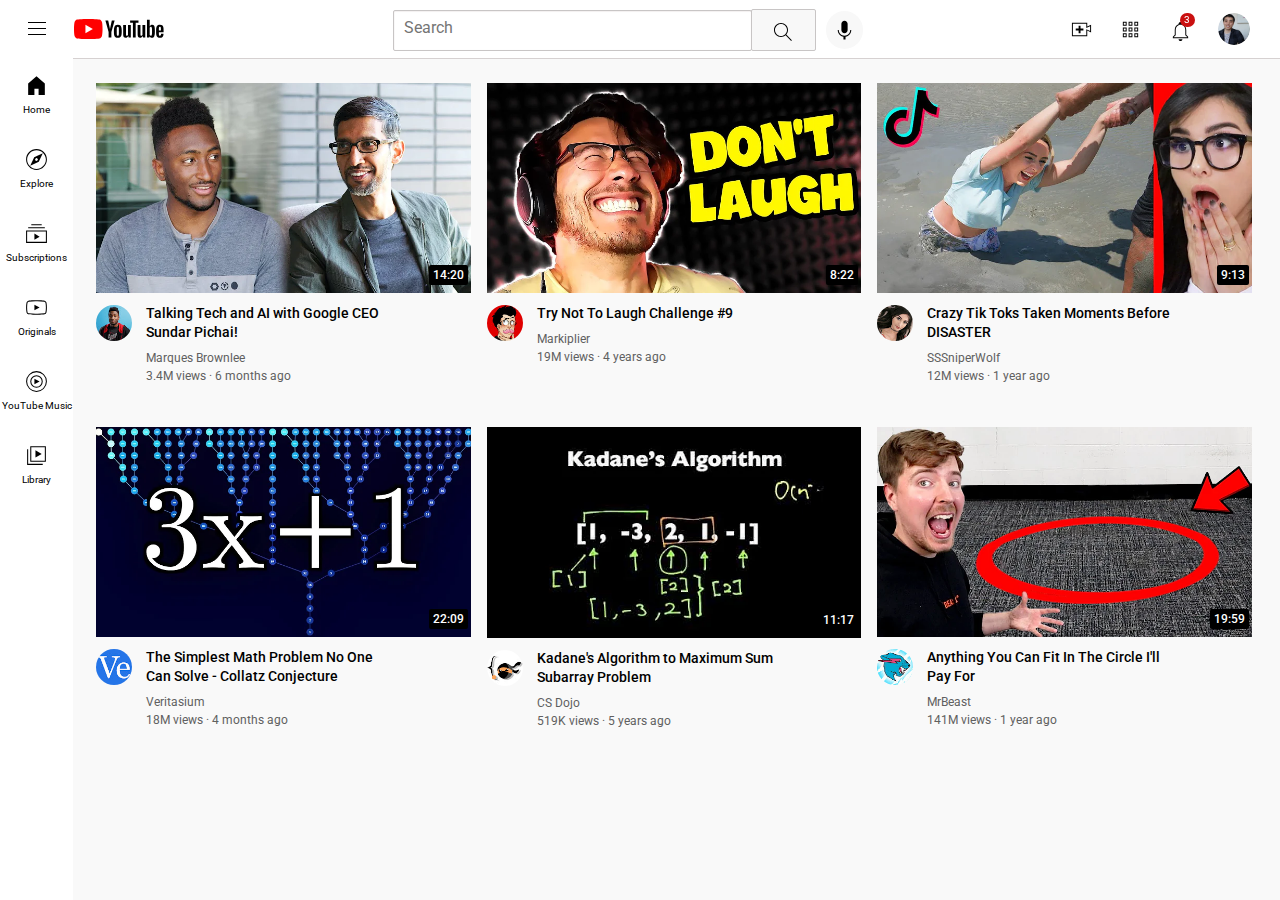
<file: index.html>
<!DOCTYPE html>
<html>
    <head>
        <title>
            YouTube.com Clone
        </title>
        <link rel="preconnect" href="https://fonts.googleapis.com">
        <link rel="preconnect" href="https://fonts.gstatic.com" crossorigin>
        <link href="https://fonts.googleapis.com/css2?family=Roboto:wght@400;500;700&display=swap" rel="stylesheet">
        
        <link rel="stylesheet" href="styles/general.css">
        <link rel="stylesheet" href="styles/header.css">
        <link rel="stylesheet" href="styles/video.css">
        <link rel="stylesheet" href="styles/sidebar.css">
    </head>

    <body class="body"> 
        <div class="head">
            <div class="left">
                <img class="hamburger-menu" src="icons/hamburger-menu.svg">
                <img class="youtube-icon" src="icons/youtube-logo.svg">
            </div>
            <div class="middle">
                <input class="search-bar"type="text" placeholder="Search">
                <button class="search-button">
                    <img class="search-icon" src="icons/search.svg">
                    <div class="tag">Search</div>
                </button>
                <button class="voice-search-button">
                    <img class="voice-icon" src="icons/voice-search-icon.svg">
                    <div class="tag">Search with your voice</div>
                </button>
            </div>
            <div class="right">
                <div class="create-toogle">
                    <img class="upload" src="icons/upload.svg">
                    <div class="tag">Create</div>
                </div>
                <div class="youtube-apps-toogle">
                    <img class="youtube-apps" src="icons/youtube-apps.svg">
                    <div class="tag">YouTube apps</div>
                </div>
                
                <div class="notification-icon">
                    <img class="notification" src="icons/notifications.svg">
                    <div class="tag">Notifications</div>
                    <div class="notification-value">3</div>
                </div>
                <img class="channel-icon" src="channel_logo/my-channel.jpeg">
                </div>
            </div>
        </div>

        <div class="sidebar">
            <div class="side-icon">
                <img src="icons/home.svg">
                <div>Home</div>
            </div>
            <div class="side-icon">
                <img src="icons/explore.svg">
                <div>Explore</div>
            </div>
            <div class="side-icon">
                <img src="icons/subscriptions.svg">
                <div>Subscriptions</div>
            </div>
            <div class="side-icon">
                <img src="icons/originals.svg">
                <div>Originals</div>
            </div>
            <div class="side-icon">
                <img src="icons/youtube-music.svg">
                <div>YouTube Music</div>
            </div>
            <div class="side-icon">
                <img src="icons/library.svg">
                <div>Library</div>
            </div>
        </div>

        <div class="videos">
            <div class="video-preview">
                <div class="video-thumbnail"> 
                    <img class="thumbnail"src="thumbnail/thumbnail-1.webp"> 
                        <div class="timer">14:20</div>
                </div>
                <div class="video-description">
                    <div class="logo">
                        <img class="channel-logo" src="channel_logo/channel-1.jpeg">
                        <div class="logo-popup">
                            <img class="popup-logo" src="channel_logo/channel-1.jpeg">
                            <div class="popup-text">
                                <p class="channel-name">Marques Brownlee</p>  
                                <p class="subscriber-count">15M subscribers</p>
                            </div>
                        </div>
                        
                    </div>
                    <div class="description">
                        <p class="video-title">Talking Tech and AI with Google CEO Sundar Pichai!</p>
                        <p class="channel-name">Marques Brownlee</p>
                        <p class="video-stats">3.4M views · 6 months ago</p>
                    </div>
                </div>
            </div>
            
            <div class="video-preview">

                <div class="video-thumbnail"> 
                    <img class="thumbnail"src="thumbnail/thumbnail-2.webp">
                    <div class="timer">8:22</div>
                </div>
                <div class="video-description">
                    <div class="logo"><img class="channel-logo" src="channel_logo/channel-2.jpeg"></div>
                    <div class="description">
                        <p class="video-title">Try Not To Laugh Challenge #9</p>
                        <p class="channel-name">Markiplier</p>
                        <p class="video-stats">19M views · 4 years ago</p>
                    </div>
                </div>
            </div>

            <div class="video-preview">
                <div class="video-thumbnail">
                    <img class="thumbnail"src="thumbnail/thumbnail-3.webp">
                    <div class="timer">9:13</div>
                </div>
                <div class="video-description">
                    <div class="logo"><img class="channel-logo" src="channel_logo/channel-3.jpeg"></div>
                    <div class="description">
                        <p class="video-title">Crazy Tik Toks Taken Moments Before DISASTER</p>
                        <p class="channel-name">SSSniperWolf</p>
                        <p class="video-stats">12M views · 1 year ago</p>
                    </div>
                </div>
            </div>
            
            <div class="video-preview">
                <div class="video-thumbnail"> 
                    <img class="thumbnail"src="thumbnail/thumbnail-4.webp">
                    <div class="timer">22:09</div>
                </div>
                <div class="video-description">
                    <div class="logo"><img class="channel-logo" src="channel_logo/channel-4.jpeg"></div>
                    <div class="description">
                        <p class="video-title">
                            The Simplest Math Problem No One Can Solve - Collatz Conjecture</p>
                        <p class="channel-name">Veritasium</p>
                        <p class="video-stats">18M views · 4 months ago</p>
                    </div>
                </div>
            </div>

            <div class="video-preview">
                <div class="video-thumbnail"> 
                    <img class="thumbnail"src="thumbnail/thumbnail-5.webp"> 
                    <div class="timer">11:17</div>
                </div>
                <div class="video-description">
                    <div class="logo"><img class="channel-logo" src="channel_logo/channel-5.jpeg"></div>
                    <div class="description">
                        <p class="video-title">Kadane's Algorithm to Maximum Sum Subarray Problem</p>
                        <p class="channel-name">CS Dojo</p>
                        <p class="video-stats">519K views · 5 years ago</p>
                    </div>
                </div>
            </div>
            
            <div class="video-preview">
                <div class="video-thumbnail"> 
                    <img class="thumbnail"src="thumbnail/thumbnail-6.webp"> 
                    <div class="timer">19:59</div>
                </div>
                <div class="video-description">
                    <div class="logo"><img class="channel-logo" src="channel_logo/channel-6.jpeg"></div>
                    <div class="description">
                        <p class="video-title">Anything You Can Fit In The Circle I'll Pay For</p>
                        <p class="channel-name">MrBeast</p>
                        <p class="video-stats">141M views · 1 year ago</p>
                    </div>
                </div>
            </div>
            
        </div>


    </body>
</html>
</file>
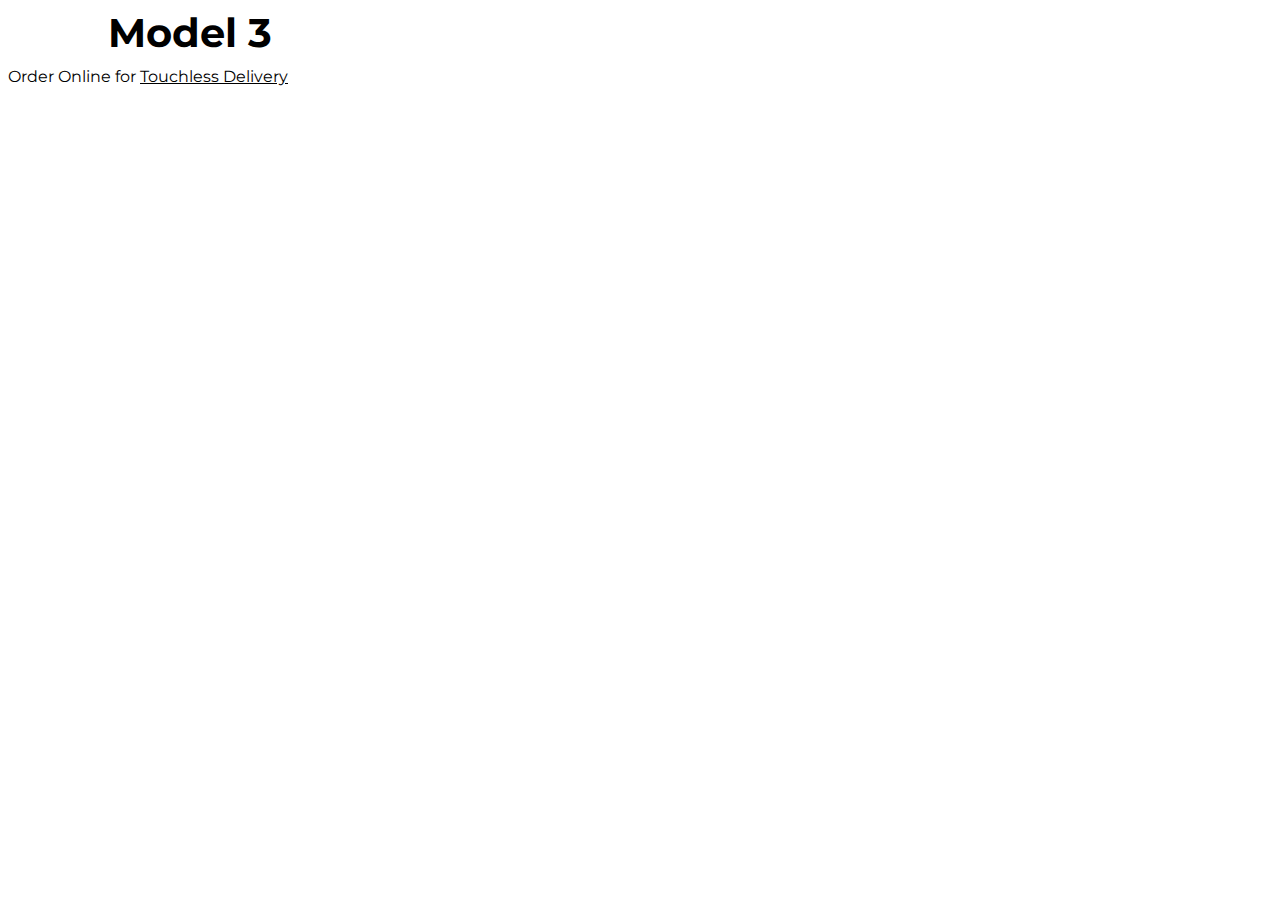
<file: intro-to-html/6d.html>
<!DOCTYPE html>
<html>
    <head>
        <link rel="stylesheet" href="6d.css">

        <link rel="preconnect" href="https://fonts.googleapis.com">
        <link rel="preconnect" href="https://fonts.gstatic.com" crossorigin>
        <link href="https://fonts.googleapis.com/css2?family=Montserrat:wght@400;700&display=swap" rel="stylesheet">

        <title>model</title>
        <style>

        </style>
    <body>
        <p class="title">
            Model 3
        </p>
        
        <p class="body">
            Order Online for <span class="underline">Touchless Delivery</span>
        </p>    
    </body>
    </head>
</html>
</file>
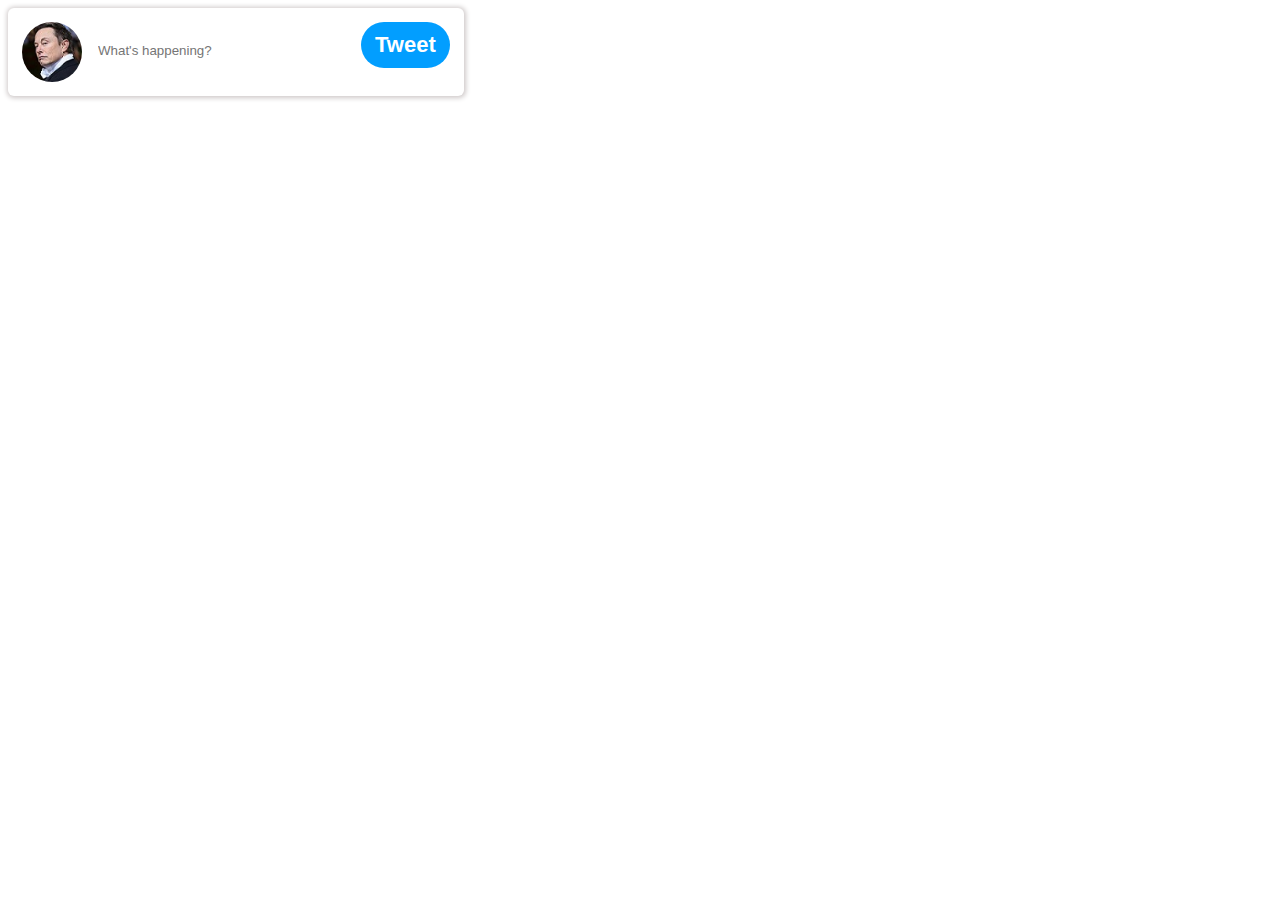
<file: intro-to-html/elon.html>
<!DOCTYPE html>
<html>
    <head>

        <style>

            .account {
                padding: 14px 14px;
                display: inline-block;
                border-radius: 6px;
                box-shadow: 0.2px 0.2px 5px 1px rgb(206, 200, 200);
            }
            .profile_pic {
                width: 60px;
                height: 60px;
                object-fit: cover;
                object-position: center;
                border-radius: 200px;
                vertical-align: top;
                
            }

            .content {
                border-width: 0px;
                margin-left: 10px;
                margin-top: 20px;
                border: none;
                outline: none;
            }        
            .tweet-button {
                background-color: rgb(2, 158, 255);
                padding: 10px 14px;
                border-radius: 25px;
                color: white;   
                border-width: 0px;
                cursor: pointer;
                font-weight: bold;
                font-size: 22px;
                margin-left: 80px;
                transition: box-shadow o.15s;
                vertical-align: top;
            }
            
            .tweet-button:hover {
            box-shadow: 5px 5px 10px rgba(0, 0, 0, 0.15);
            }

            .tweet-button:active {
                opacity: 0.6;
            }
        </style>

    </head>
    <body>
        <div class="account">
            <img class="profile_pic" src="elon.jpg">

            <input type="text"
            class="content" 
            placeholder="What's happening?">
    
            <button class="tweet-button">
                Tweet
            </button>
        </div>

        


    </body>
</html>
</file>
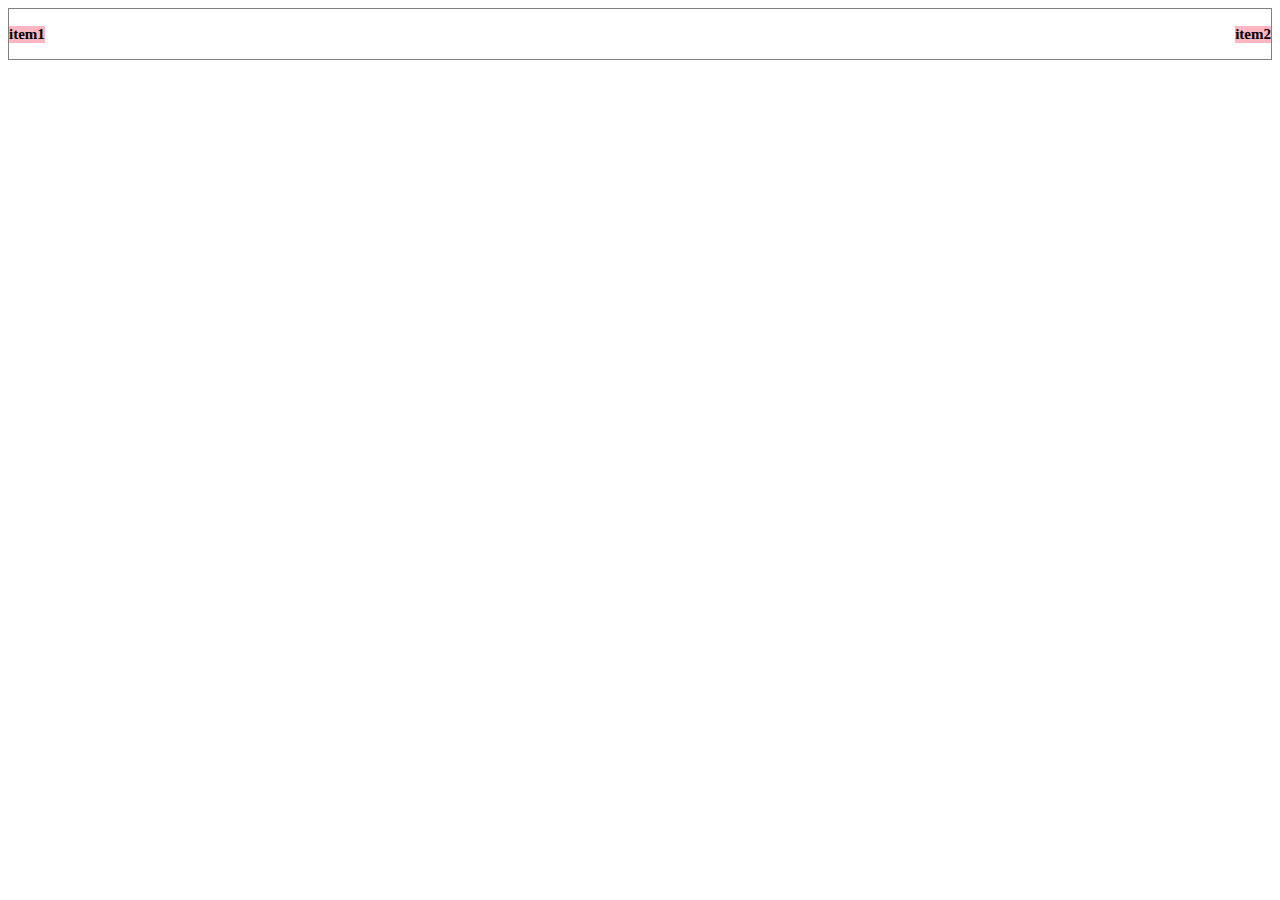
<file: intro-to-html/flexbox.html>
<!DOCTYPE html>
<html>
    <head></head>
    <body>
        <div style="
            display: flex;
            flex-direction: row;
            height: 50px;
            border-width: 1px;
            border-style: solid;
            border-color: grey;
            align-items: center;
            justify-content: space-between;

            ">
            <div style="
            background-color: lightpink;
            font-size: 15px;
            font-weight: bold;
            ">
                item1
            </div>
            <div style="
             background-color: lightpink;
             font-size: 15px;
             font-weight: 700;
            ">
                item2
            </div>
        </div>
    </body>
</html>
</file>
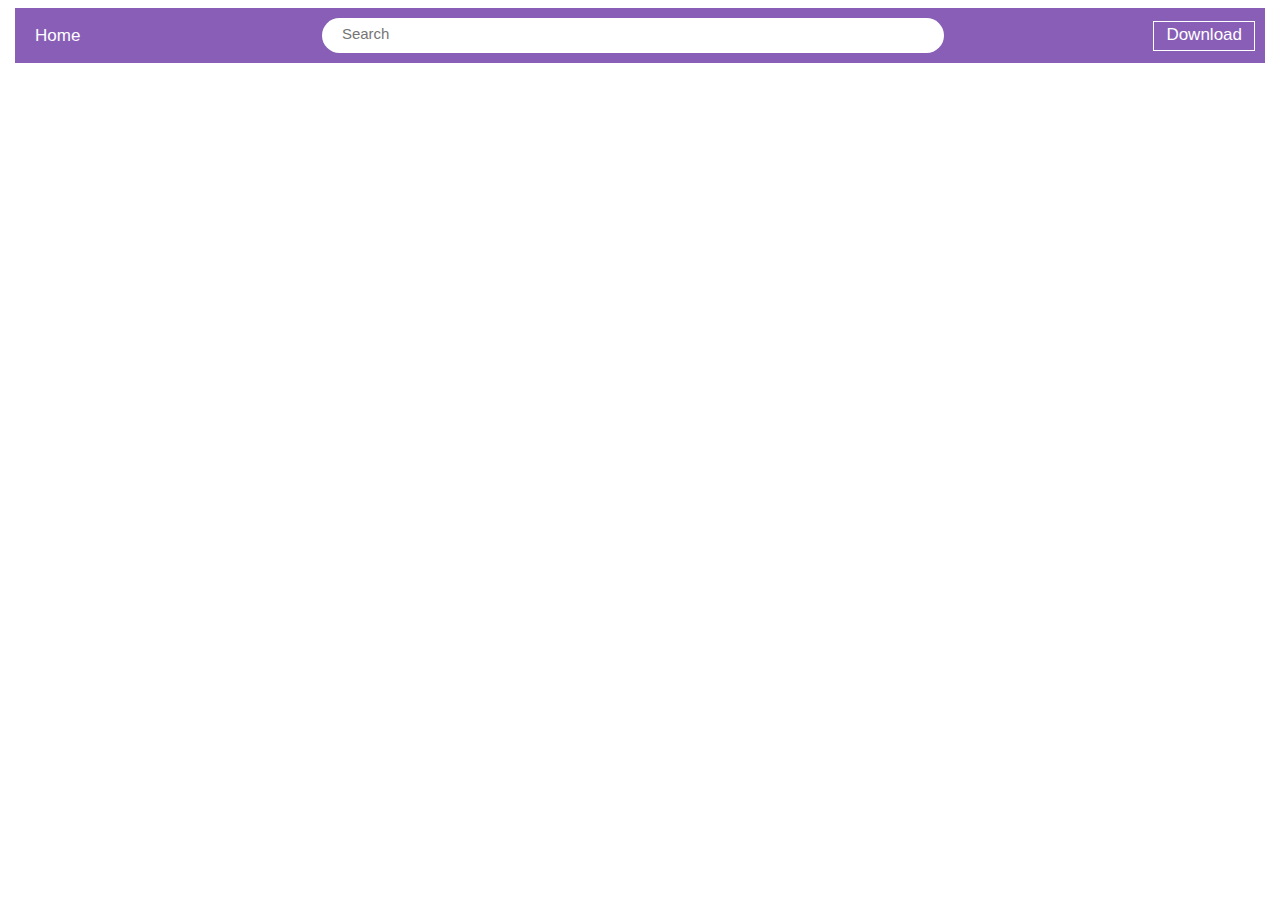
<file: intro-to-html/flexbox_practise.html>
<!DOCTYPE html>
<html>
    <head>
        <title>
            flex_practise
        </title>

        <style>
            .home {
                color: white;
                margin-right: 70px;
                font-size: 17px;
                font-family: Arial, Helvetica, sans-serif;
                cursor: pointer;
            }

            .download-button {
                background-color: rgb(136, 94, 183);
                color: white;
                border-width: 1px;
                border-style: solid;
                border-color: white;
                padding: 3px 12px;
                padding-bottom: 5px;
                cursor: pointer;
            }
            .search-bar {
                
                width: 100%;
                border-radius: 200px;
                height: 30px;
                border: none;
                padding-left: 20px;
                padding-bottom: 4px;
                outline: none;

            }
            .button-font {
                font-size: 17px;
            }
            input::placeholder {
                font-size: 15px;
            }
        </style>
    </head>
    <body>

        <div style="
            display: flex;
            flex-direction: row;
            height: 55px;
            background-color: rgb(136, 94, 183);
            align-items: center;
            justify-content: space-between;
            padding-left: 20px;
            padding-right: 10px;
            margin-left: 7px;
            margin-top: 7px;
            margin-right: 7px;
            
        ">
            <div class="home">Home</div>
            <div style="flex: 1; max-width: 600px;"><input class="search-bar" type="text" placeholder="Search"> </div>
            <div style="margin-left: 60px;"><button class="download-button"><span class="button-font">Download</span></button></div>
            
        </div>



    </body>
</html>
</file>
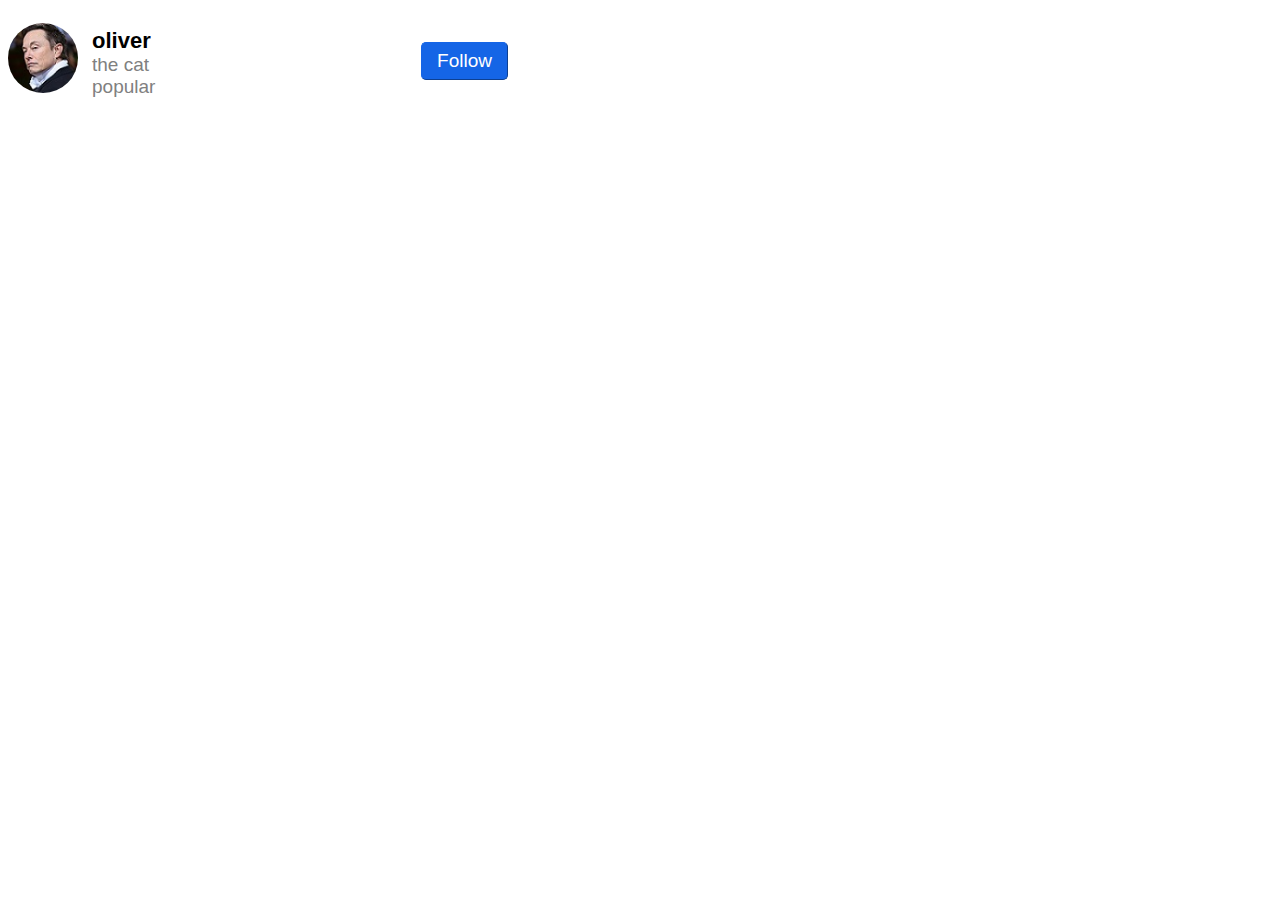
<file: intro-to-html/practice.html>
<!DOCTYPE html>
<html>
    <head>
        <style>

            p {
                margin-top: 0;
                margin-bottom: 0;
            }

            .profile_image, .description, .follow_button {
                display: inline-block;
            }
            .description {
                width: 80px;
            }
            .follow_page {
                width: 500px;
                position: relative;
            }

            .button {
                right: 0px;
                bottom: 18px;
                position:absolute;
                font-family: Arial, Helvetica, sans-serif;
                background-color: rgb(21, 101, 230);
                border-width: 1px;
                border-color: rgb(21, 101, 230);
                border-radius: 5px;
                padding: 7px 15px;
                color: white;
                font-size: 19px;
                transition: background-color 0.15s, color 0.15s;


            }

            .button:hover {
                color: rgb(21, 101, 230);
                background-color: white;
            }
            .button:active {
                background-color: rgb(21, 101, 230);
                color: white;
            }
            .profile {
                object-fit: cover;
                height: 70px;
                width: 70px;
                border-radius: 200px;
                margin-top: 15px;
            }
            .description{
                margin-left: 10px;
            }
            .name {
                font-size: 22px;
                font-weight: 600;
                font-family: Arial, Helvetica, sans-serif;
            }
            .tag {
                font-size: 19px;
                font-family: Arial, Helvetica, sans-serif;
                color: grey;
            }

            
        </style>
    </head>

    <body>
        <div class="follow_page">
            <div class="profile_image">
                <img class="profile"
                src="elon.jpg">
            </div>
            <div class="description">
                <p class="name">
                    oliver
                </p>
                <p class="tag">
                    the cat popular
                </p>
            </div>
            <div class="follow_button">
                <a href="https://twitter.com/i/flow/login">
                    <button class ="button">
                        Follow
                    </button>
                </a>
            </div>
        </div>
    </body>
</html>
</file>
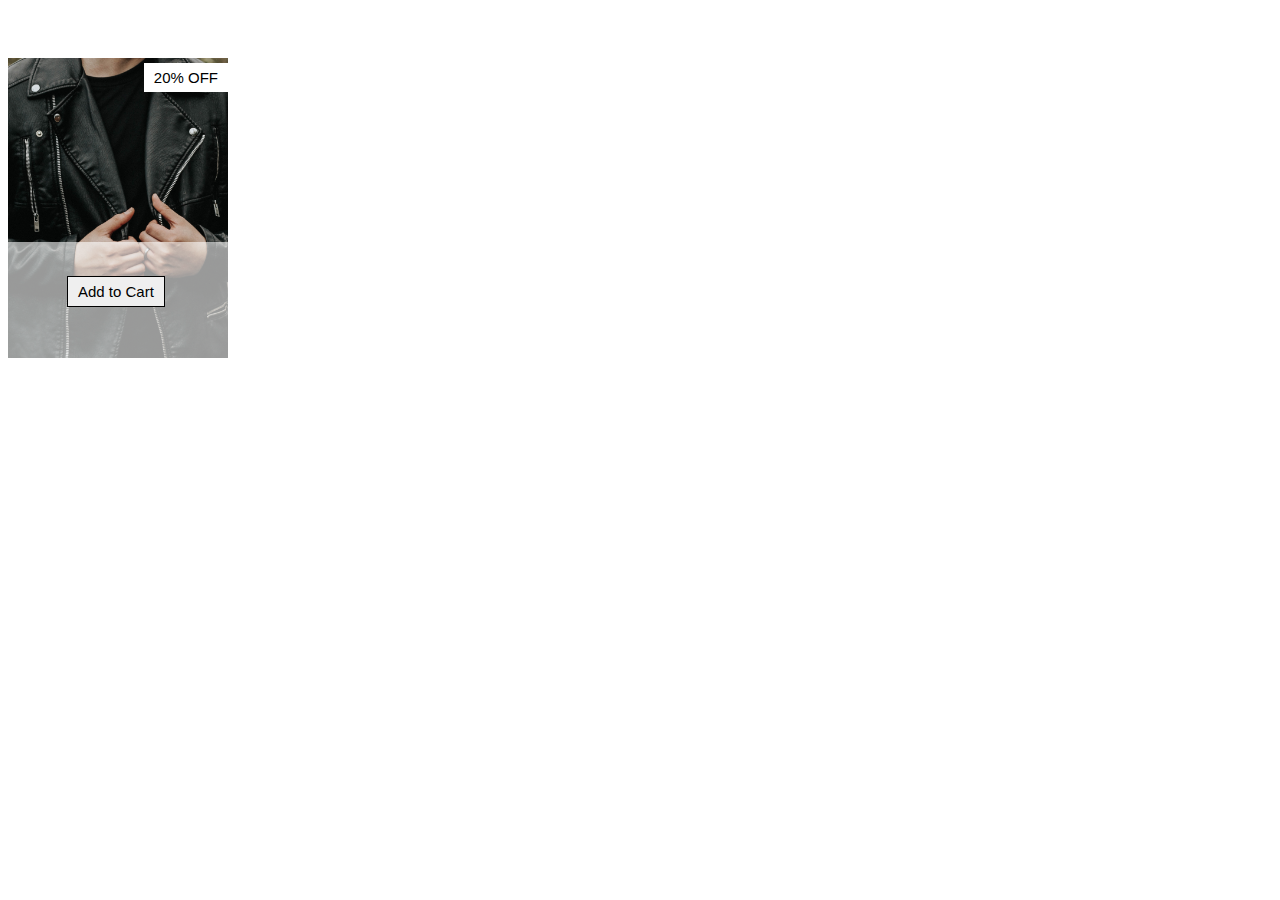
<file: intro-to-html/shopping.html>
<!DOCTYPE html>
<html>
    <head>
        <title>
            Shop
        </title>
    </head>
    <body>
        <div style ="position: relative;
            display: inline-block;">
        <img style="
        margin-top: 50px;
        object-fit: cover;
        width: 220px;
        height:300px
        "
        src="adrian-ordonez-P0W27GRvyww-unsplash.jpg">
            <div style="
                background-color: white;
                font-family: Arial, Helvetica, sans-serif;
                font-size: 15px;
                color: black;
                position: absolute;
                top: 55px;
                right: 0;
                padding: 6px 10px;
            ">
                20% OFF
            </div>
            <button 
            style="
                position: absolute;
                bottom: 55px;
                left: 59px;
                z-index: 2;
                font-family: Arial, Helvetica, sans-serif;
                font-size: 15px;
                padding: 6px 10px;
                border-width: 1px;
                border-style: solid;
                ">
                Add to Cart
            </button>

            <div style="
                position: absolute;
                width: 220px;
                height: 120px;
                background-color: rgba(255, 255, 255, 0.592);
                bottom: 0;

            ">

            </div>
            </div>
        </div>
    </body>
</html>
</file>
<file: styles/general.css>
p {
    margin-top: 0;
    margin-bottom: 0;
}
.videos {
    display: grid;
    grid-template-columns: 1fr 1fr 1fr;
    column-gap: 16px;
    row-gap: 40px;
}

.body {
    padding-top: 75px;
    padding-left: 88px;
    padding-right: 20px;
    background-color: rgb(249, 249, 249);
}
</file>
<file: styles/header.css>
.head {
    display: flex;
    flex-direction: row;
    height: 58px;
    justify-content: space-between;
    position: fixed;
    z-index: 100;
    top: 0;
    left: 0;
    right: 0;
    width: 100%;
    background-color: white;
    border-bottom: 1px solid rgb(214, 209, 209);

}
.left {
    width: 200px;
    display: flex;
    align-items: center;

}

.middle {
    flex: 1;
    margin-left: 50px;
    margin-right: 35px;
    max-width: 500px;
    display: flex;
    align-items: center;
    padding-top: 8px;
}
.right {
    width: 180px;
    display: flex;
    justify-content: space-between;
    align-items: center;

    padding-right: 30px;
    flex-shrink: 0;
}

.notification {
    margin-top: 5px;
}
.hamburger-menu {
    width: 24px;
    margin-left: 25px;
    margin-right: 25px;
}
.youtube-icon {
    width: 90px;
}
.search-icon {
    width: 24px;
    margin-top: 4px;

}
.search-button {
    width: 65px;
    height: 41.5px;
    margin-right: 10px;
    background-color: rgb(248, 248, 248);
    border-width: 1px;
    border-style: solid;
    border-color: rgb(200, 197, 197);
    border-radius: 2px;
    margin-left: -1px;
}
.search-button,
.voice-search-button,
.create-toogle,
.notification-icon,
.youtube-apps-toogle
{
    cursor: pointer;
    position: relative;
    display: flex;
    justify-content: center;
    align-items: center;
    
}

.tag {
    position: absolute;
    bottom: -50px;
    background-color: rgb(118, 118, 118);
    color: white;
    padding: 9px 6px;
    border-radius: 2px;
    font-size: 11px;
    font-family: Roboto, Arial;
    opacity: 0;
    transition: 0.15s;
    pointer-events: none;
    white-space: nowrap;
}

.search-button:hover .tag,
.voice-search-button:hover .tag,
.create-toogle:hover .tag,
.notification-icon:hover .tag,
.youtube-apps-toogle:hover .tag
{
    opacity: 1;
}

.voice-flex,
.youtube-apps-toogle
{
    display: flex;
    justify-content: center;
    align-items: center;

}

.search-bar, .voice-search-button, .search-button {
    margin-bottom: 6px;
}
.voice-icon {
    width: 25px;
    height: 30px;
}
.search-bar {
    height: 34px;
    flex: 1;
    max-width: 345px;
    padding-left: 10px;
    padding-bottom: 4px;
    border-radius: 2px;
    border-width: 1px;
    border-style: solid;
    border-color: rgb(200, 197, 197);
    box-shadow: inset 0.2px 0.5px 1px rgb(233, 228, 228);
    margin-bottom: 6px;
    width: 0;
    outline: none;
}

.voice-search-button {
    padding-top: 4px;
    padding-bottom: 4px;
    border-radius: 200px;
    border: none;
    background-color: rgb(248, 248, 248);
}
.search-bar::placeholder {
    font-family: Roboto, Arial;
    font-size: 16px;
}

.upload, .youtube-apps, .notification {
    width: 23px;
}

.channel-icon {
    width: 32px;
    height: 32px;
    border-radius: 16px;
    
}

.notification-icon {
    position: relative;
}

.notification-value {
    position: absolute;
    top: -2px;
    right: -3px;
    font-size: 10px;
    font-family: Roboto, Arial;
    background-color: rgb(202, 16, 16);
    padding: 1px 4.5px;
    padding-bottom: 2px;
    border-radius: 100px;
    color: white;
}
</file>
<file: styles/video.css>
.logo, .description {
    vertical-align: top;
}

.logo {
    position: relative;
    height: 40px;
}

.description {
    width: 254px;

}

.thumbnail {
    width: 100%;
}
.video-thumbnail {
    position: relative;
}
.timer {
    position: absolute;
    right: 3px;
    bottom: 12px;
    font-size: 12px;
    padding: 3px 4px;
    background-color: black;
    color: white;
    font-family: Roboto, Arial;
    font-weight: 500;
    border-radius: 2px;
}
.video-title{
    font-size: 14px;
    font-weight: 500;
    font-family: 'Roboto', sans-serif;
    margin-bottom: 9px;
    line-height: 19px;
    margin-top: 7px;
}

.channel-name, .video-stats, .subscriber-count {
    font-size: 12px;
    font-family: 'Roboto', sans-serif ;
    font-weight: 400;
    color: rgb(96, 96, 96);
    margin-bottom: 4px;
}
.channel-logo {
    border-radius: 200px;
    width: 36px;
    margin-top: 8px;
    cursor: pointer;
}
.video-description{
    display: grid;
    grid-template-columns: 50px 1fr;
}

.logo-popup {
    position: absolute;
    display: flex;
    flex-direction: row;
    top: 48px;
    left: 5px;
    align-items: center;
    background-color: white;
    border-radius: 4px;
    box-shadow: 2px 1px 5px rgb(169, 167, 167);
    opacity: 0;
    transition: opacity 0.15s;
    z-index: 300;
    pointer-events: none;
    padding-bottom: 8px;
    padding-right: 9px;
    padding-top: 0px;
    padding-left: 9px;
}

.logo:hover .logo-popup {
    opacity: 1;
}

.logo .channel-name {
    width: 120px;
    color: black;
    font-weight: 700;
    font-size: 14px;
}

.popup-logo {
    width: 44px;
    margin-right: 6px;
    border-radius: 200px;
    margin-top: 8px;
}

.subscriber-count {
    position: absolute;
    width: 100px;
}

@media (max-width: 750px) {
.videos {
    grid-template-columns: 1fr 1fr;
}
}
@media (min-width: 750.02px) and (max-width: 1000px) {
.videos {
    grid-template-columns: 1fr 1fr 1fr;
}
}
</file>
<file: styles/sidebar.css>
.sidebar {
    position: fixed;
    left: 0;
    bottom: 0;
    top: 57px;
    background-color: white;
    width: 73px;
    z-index: 200;
}

.sidebar .side-icon {
    height: 74px;
    display: flex;
    align-items: center;
    justify-content: center;
    flex-direction: column;
    cursor: pointer;

}

.side-icon:hover {
    background-color: rgb(242, 238, 238);
}
.side-icon img {
    width: 25px;
    margin-bottom: 6px;
}

.side-icon div {
    font-size: 10px;
    font-family: Roboto, Arial;
}
</file>
<file: intro-to-html/6d.css>
p {
    margin-top: 0px;
    margin-bottom: 0px;
    font-family: 'Montserrat';
}

.title {
    font-size: 40px;
    margin-left: 100px;
    margin-bottom: 10px;
    font-weight: bold;

}

.underline {
    text-decoration: underline;
}
</file>
